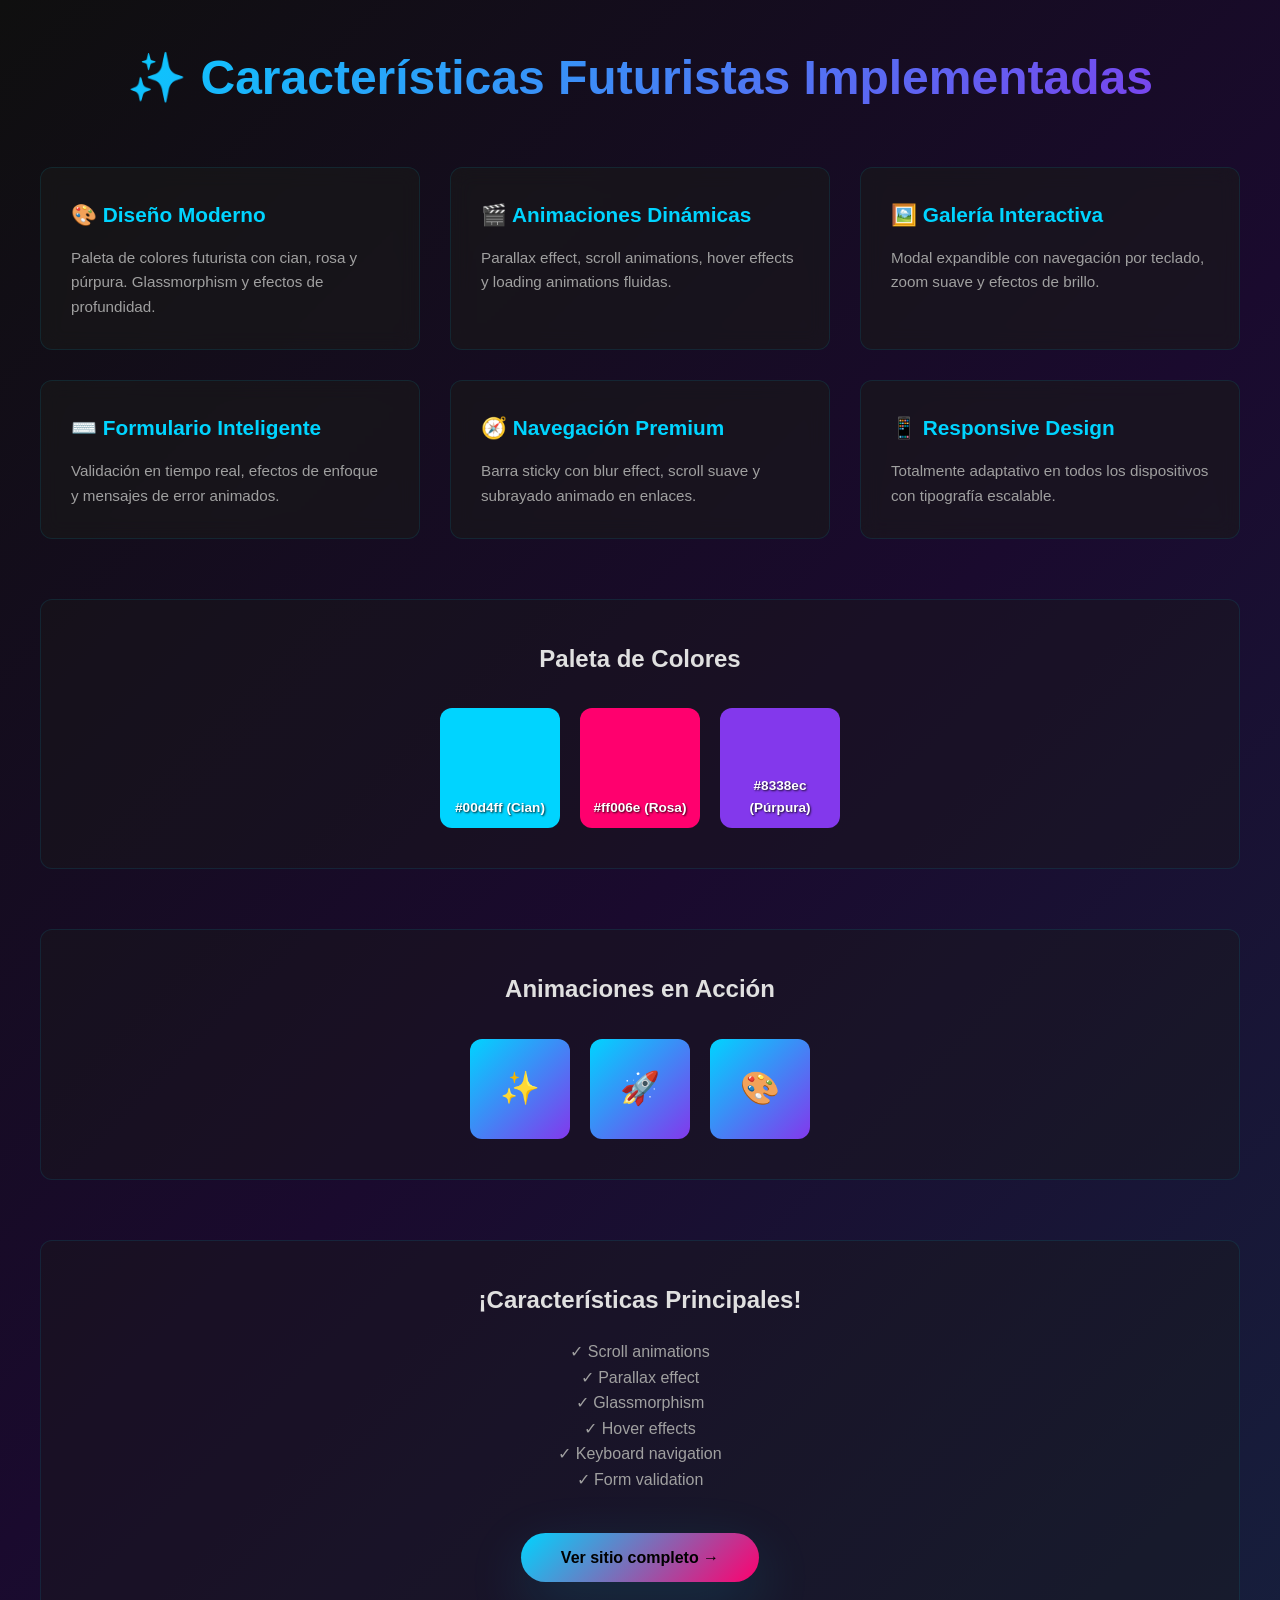
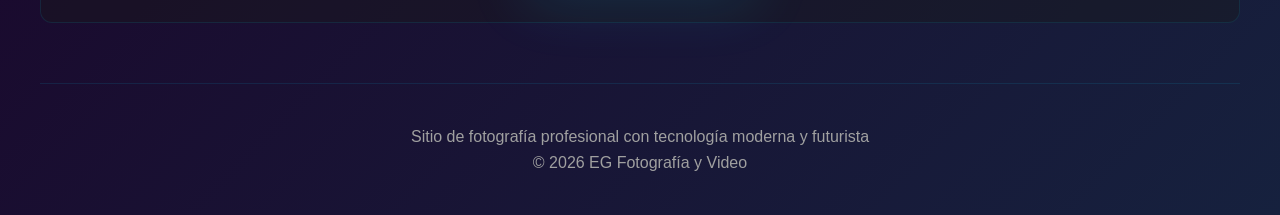
<file: features.html>
<!DOCTYPE html>
<html lang="es">
<head>
    <meta charset="UTF-8">
    <meta name="viewport" content="width=device-width, initial-scale=1.0">
    <title>Características Futuristas - Demostración</title>
    <style>
        * {
            margin: 0;
            padding: 0;
            box-sizing: border-box;
        }

        body {
            background: linear-gradient(135deg, #0f0f0f 0%, #1a0a2e 50%, #16213e 100%);
            color: #e0e0e0;
            font-family: 'Poppins', sans-serif;
            line-height: 1.6;
            padding: 40px 20px;
            min-height: 100vh;
        }

        .container {
            max-width: 1200px;
            margin: 0 auto;
        }

        h1 {
            text-align: center;
            font-size: 3rem;
            margin-bottom: 50px;
            background: linear-gradient(135deg, #00d4ff 0%, #8338ec 100%);
            -webkit-background-clip: text;
            -webkit-text-fill-color: transparent;
            background-clip: text;
        }

        .features-grid {
            display: grid;
            grid-template-columns: repeat(auto-fit, minmax(300px, 1fr));
            gap: 30px;
            margin-bottom: 50px;
        }

        .feature-card {
            background: rgba(26, 26, 26, 0.6);
            backdrop-filter: blur(10px);
            padding: 30px;
            border-radius: 12px;
            border: 1px solid rgba(0, 212, 255, 0.1);
            transition: all 0.3s ease;
        }

        .feature-card:hover {
            border-color: #00d4ff;
            box-shadow: 0 20px 60px rgba(0, 212, 255, 0.2);
            transform: translateY(-10px);
        }

        .feature-card h3 {
            color: #00d4ff;
            margin-bottom: 15px;
            font-size: 1.3rem;
        }

        .feature-card p {
            color: #a0a0a0;
            font-size: 0.95rem;
        }

        .demo-section {
            margin-top: 60px;
            padding: 40px;
            background: rgba(26, 26, 26, 0.4);
            border: 1px solid rgba(0, 212, 255, 0.1);
            border-radius: 12px;
            text-align: center;
        }

        .demo-button {
            display: inline-block;
            padding: 12px 40px;
            background: linear-gradient(135deg, #00d4ff 0%, #ff006e 100%);
            color: #000;
            text-decoration: none;
            border-radius: 50px;
            font-weight: 600;
            margin-top: 20px;
            transition: all 0.3s ease;
            box-shadow: 0 20px 60px rgba(0, 212, 255, 0.15);
        }

        .demo-button:hover {
            transform: translateY(-3px);
            box-shadow: 0 30px 80px rgba(0, 212, 255, 0.4);
        }

        .color-palette {
            display: flex;
            gap: 20px;
            margin-top: 30px;
            justify-content: center;
            flex-wrap: wrap;
        }

        .color-box {
            width: 120px;
            height: 120px;
            border-radius: 12px;
            display: flex;
            align-items: flex-end;
            justify-content: center;
            font-weight: 600;
            font-size: 0.85rem;
            padding: 10px;
            text-align: center;
            color: #fff;
            text-shadow: 1px 1px 2px rgba(0, 0, 0, 0.8);
        }

        .accent-primary {
            background: #00d4ff;
        }

        .accent-secondary {
            background: #ff006e;
        }

        .accent-tertiary {
            background: #8338ec;
        }

        .animation-demo {
            display: flex;
            gap: 20px;
            justify-content: center;
            flex-wrap: wrap;
            margin-top: 30px;
        }

        .animated-box {
            width: 100px;
            height: 100px;
            background: linear-gradient(135deg, #00d4ff, #8338ec);
            border-radius: 12px;
            animation: slideInUp 1s ease-out, float 3s ease-in-out infinite;
            display: flex;
            align-items: center;
            justify-content: center;
            font-size: 2rem;
        }

        @keyframes slideInUp {
            from {
                opacity: 0;
                transform: translateY(60px);
            }
            to {
                opacity: 1;
                transform: translateY(0);
            }
        }

        @keyframes float {
            0%, 100% { transform: translateY(0); }
            50% { transform: translateY(-20px); }
        }

        footer {
            text-align: center;
            margin-top: 60px;
            padding-top: 40px;
            border-top: 1px solid rgba(0, 212, 255, 0.1);
            color: #a0a0a0;
        }
    </style>
</head>
<body>
    <div class="container">
        <h1>✨ Características Futuristas Implementadas</h1>

        <div class="features-grid">
            <div class="feature-card">
                <h3>🎨 Diseño Moderno</h3>
                <p>Paleta de colores futurista con cian, rosa y púrpura. Glassmorphism y efectos de profundidad.</p>
            </div>

            <div class="feature-card">
                <h3>🎬 Animaciones Dinámicas</h3>
                <p>Parallax effect, scroll animations, hover effects y loading animations fluidas.</p>
            </div>

            <div class="feature-card">
                <h3>🖼️ Galería Interactiva</h3>
                <p>Modal expandible con navegación por teclado, zoom suave y efectos de brillo.</p>
            </div>

            <div class="feature-card">
                <h3>⌨️ Formulario Inteligente</h3>
                <p>Validación en tiempo real, efectos de enfoque y mensajes de error animados.</p>
            </div>

            <div class="feature-card">
                <h3>🧭 Navegación Premium</h3>
                <p>Barra sticky con blur effect, scroll suave y subrayado animado en enlaces.</p>
            </div>

            <div class="feature-card">
                <h3>📱 Responsive Design</h3>
                <p>Totalmente adaptativo en todos los dispositivos con tipografía escalable.</p>
            </div>
        </div>

        <div class="demo-section">
            <h2>Paleta de Colores</h2>
            <div class="color-palette">
                <div class="color-box accent-primary">#00d4ff (Cian)</div>
                <div class="color-box accent-secondary">#ff006e (Rosa)</div>
                <div class="color-box accent-tertiary">#8338ec (Púrpura)</div>
            </div>
        </div>

        <div class="demo-section">
            <h2>Animaciones en Acción</h2>
            <div class="animation-demo">
                <div class="animated-box">✨</div>
                <div class="animated-box" style="animation-delay: 0.2s">🚀</div>
                <div class="animated-box" style="animation-delay: 0.4s">🎨</div>
            </div>
        </div>

        <div class="demo-section">
            <h2>¡Características Principales!</h2>
            <p style="color: #a0a0a0; margin: 20px 0;">✓ Scroll animations<br>✓ Parallax effect<br>✓ Glassmorphism<br>✓ Hover effects<br>✓ Keyboard navigation<br>✓ Form validation</p>
            <a href="index.html" class="demo-button">Ver sitio completo →</a>
        </div>

        <footer>
            <p>Sitio de fotografía profesional con tecnología moderna y futurista</p>
            <p>© 2026 EG Fotografía y Video</p>
        </footer>
    </div>
</body>
</html>
</file>
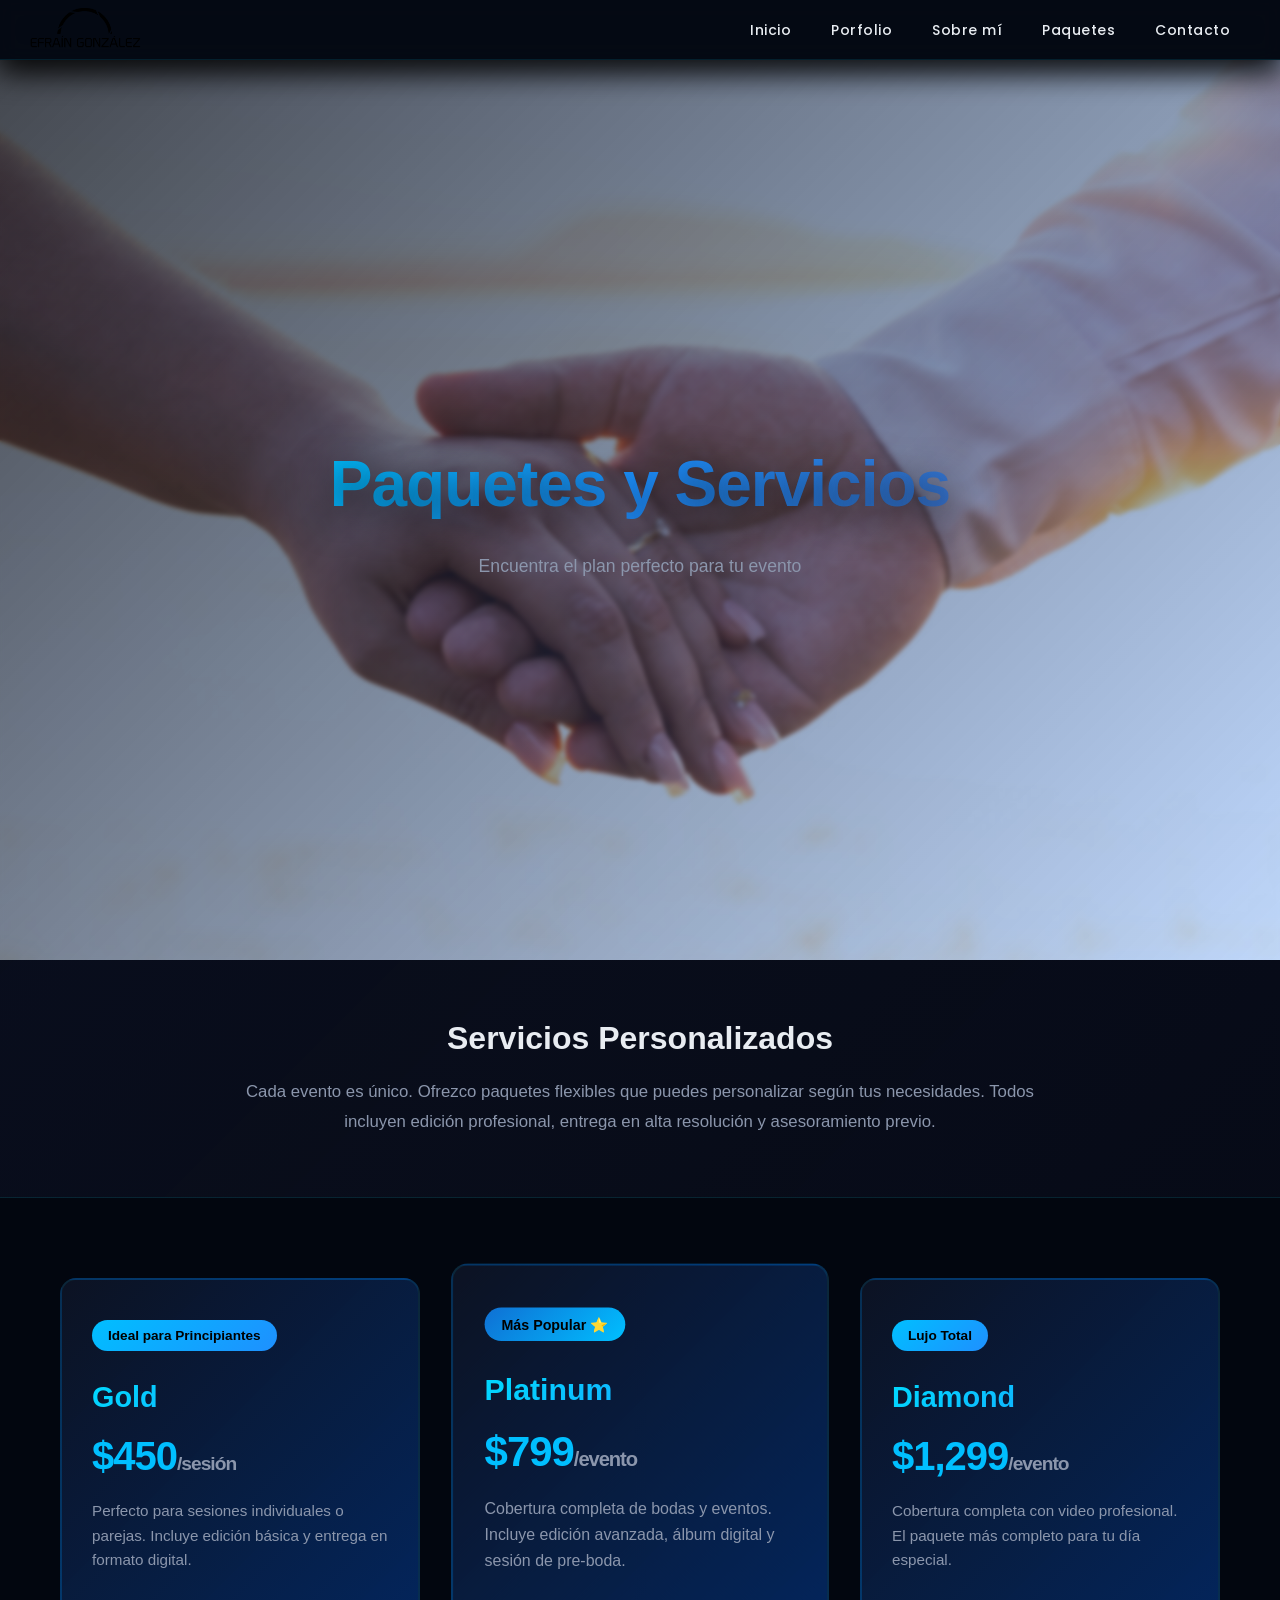
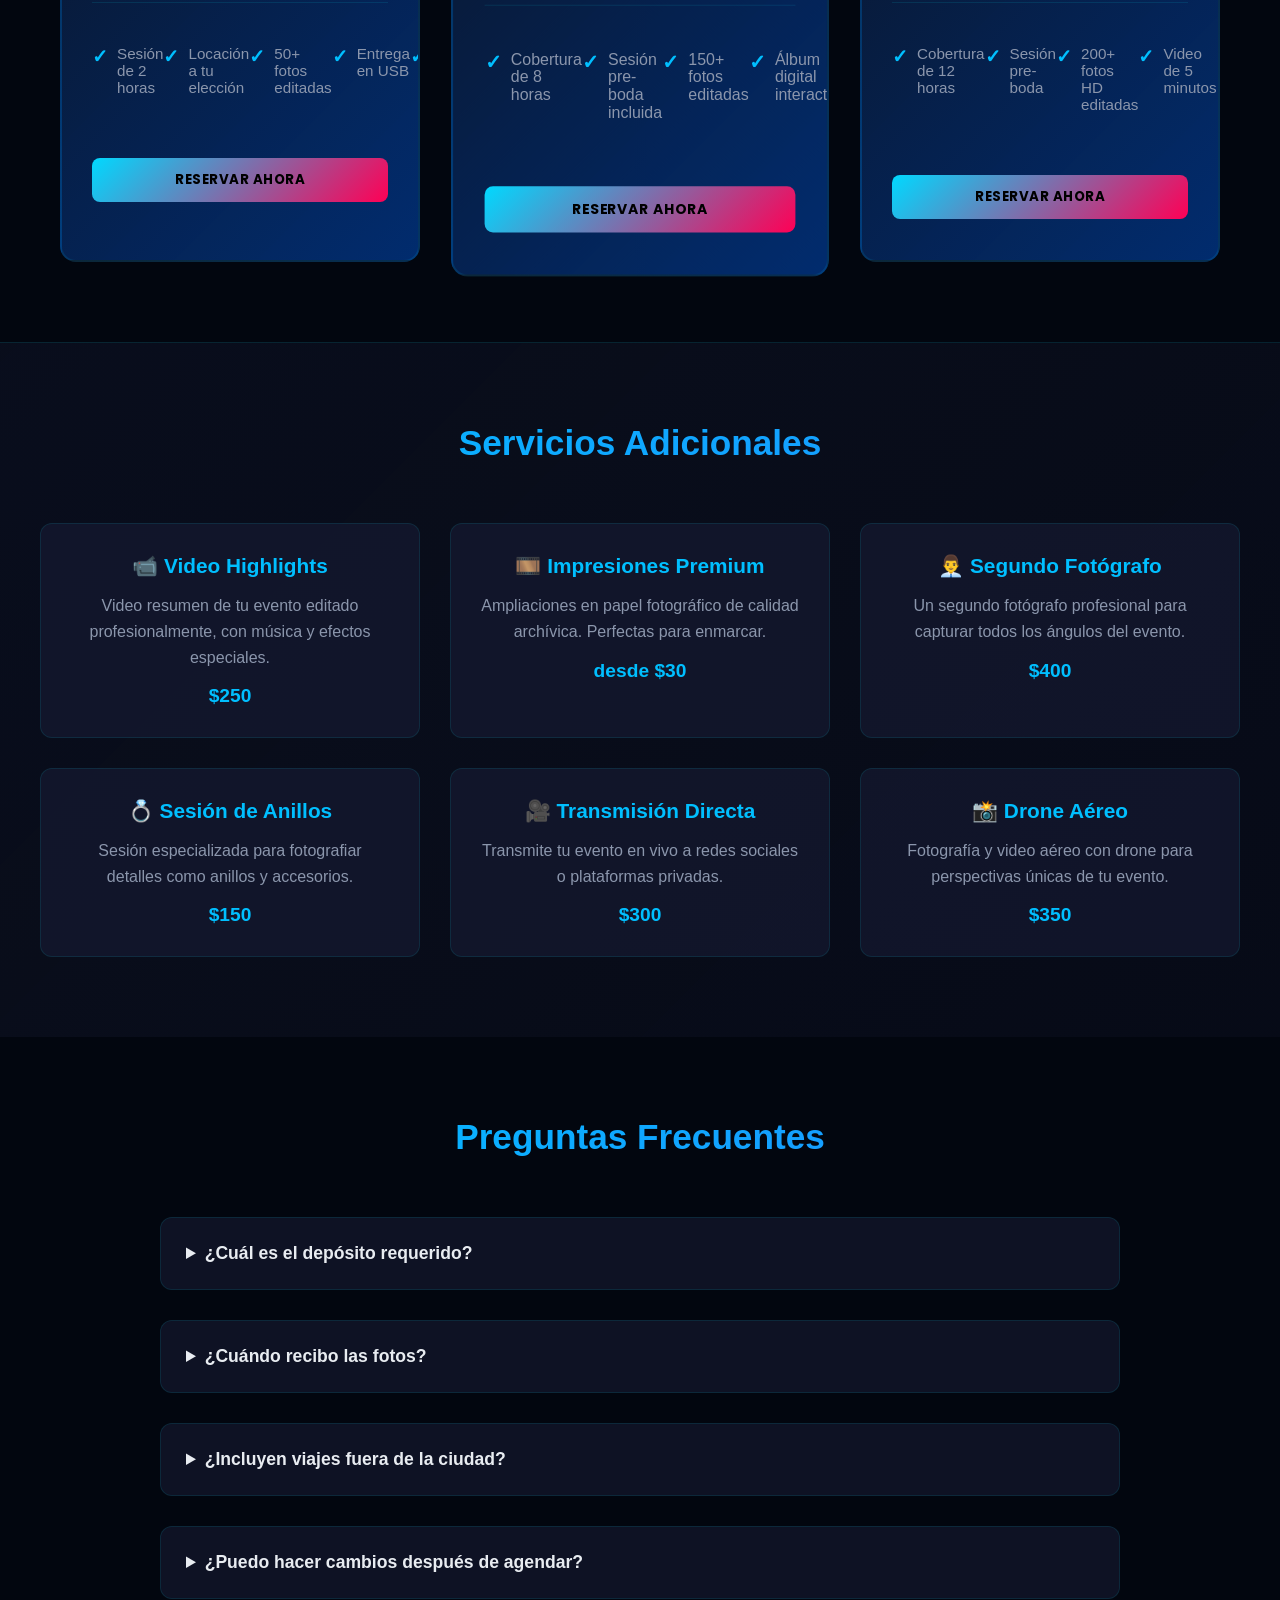
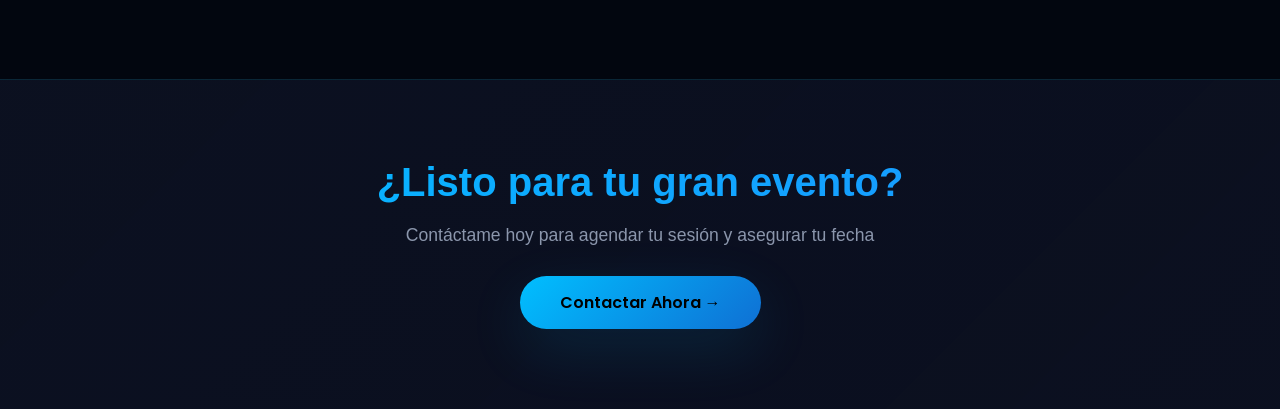
<file: paquetes.html>
<!DOCTYPE html>
<html lang="es">
<head>
    <meta charset="UTF-8">
    <meta name="viewport" content="width=device-width, initial-scale=1.0">
    <meta name="description" content="Paquetes y servicios profesionales de fotografía y videografía">
    <meta name="theme-color" content="#0a0e27">
    <title>Paquetes | EG Fotografía Profesional</title>
    <link rel="stylesheet" href="./css/styles.css">
</head>
<body>
    <header>
        <nav class="nav-bar">
            <div class="nav-logo">
                <a href="./index.html" class="logo">
                    <img src="./img/logo.png" alt="Logo EG">
                </a> 
            </div>

            <ul class="nav-menu">
                <li><a href="./index.html#porfolio">Inicio</a></li>
                <li><a href="./porfolio.html">Porfolio</a></li>
                <li><a href="./sobre-mi.html">Sobre mí</a></li>
                <li><a href="./paquetes.html">Paquetes</a></li>
                <li><a href="./index.html#contacto">Contacto</a></li>
            </ul>
        </nav>
    </header>

    <!-- Hero Section -->
    <section id="paquetes-hero" class="hero">
        <div class="hero-overlay"></div>
        <div class="hero-content">
            <h1>Paquetes y Servicios</h1>
            <p style="color: var(--text-secondary); margin-top: 20px; font-size: 1.1rem;">Encuentra el plan perfecto para tu evento</p>
        </div>
    </section>

    <!-- Descripción -->
    <section style="text-align: center; padding: 60px 20px; background: linear-gradient(135deg, rgba(26, 31, 58, 0.3) 0%, rgba(45, 53, 97, 0.1) 100%); border-bottom: 1px solid rgba(0, 240, 255, 0.1);">
        <h2 style="font-size: 2rem; margin-bottom: 20px; color: var(--text);">Servicios Personalizados</h2>
        <p style="color: var(--text-secondary); max-width: 800px; margin: 0 auto; font-size: 1.05rem; line-height: 1.8;">Cada evento es único. Ofrezco paquetes flexibles que puedes personalizar según tus necesidades. Todos incluyen edición profesional, entrega en alta resolución y asesoramiento previo.</p>
    </section>

    <!-- Paquetes Grid -->
    <section class="packages-container">
        <div class="packages-grid">
            <!-- Paquete Básico -->
            <div class="package-card">
                <div class="package-badge">Ideal para Principiantes</div>
                <h3 class="package-name">Gold</h3>
                <div class="package-price">$450<span>/sesión</span></div>
                <p class="package-description">Perfecto para sesiones individuales o parejas. Incluye edición básica y entrega en formato digital.</p>
                <ul class="package-features">
                    <li>Sesión de 2 horas</li>
                    <li>Locación a tu elección</li>
                    <li>50+ fotos editadas</li>
                    <li>Entrega en USB</li>
                    <li>Galería online privada</li>
                </ul>
                <button class="package-cta">Reservar Ahora</button>
            </div>

            <!-- Paquete Estándar -->
            <div class="package-card" style="transform: scale(1.05);">
                <div class="package-badge" style="background: linear-gradient(135deg, var(--accent-secondary) 0%, var(--accent) 100%);">Más Popular ⭐</div>
                <h3 class="package-name">Platinum</h3>
                <div class="package-price">$799<span>/evento</span></div>
                <p class="package-description">Cobertura completa de bodas y eventos. Incluye edición avanzada, álbum digital y sesión de pre-boda.</p>
                <ul class="package-features">
                    <li>Cobertura de 8 horas</li>
                    <li>Sesión pre-boda incluida</li>
                    <li>150+ fotos editadas</li>
                    <li>Álbum digital interactivo</li>
                    <li>Galería online privada</li>
                    <li>Revisión de 2 rondas</li>
                </ul>
                <button class="package-cta">Reservar Ahora</button>
            </div>

            <!-- Paquete Premium -->
            <div class="package-card">
                <div class="package-badge">Lujo Total</div>
                <h3 class="package-name">Diamond</h3>
                <div class="package-price">$1,299<span>/evento</span></div>
                <p class="package-description">Cobertura completa con video profesional. El paquete más completo para tu día especial.</p>
                <ul class="package-features">
                    <li>Cobertura de 12 horas</li>
                    <li>Sesión pre-boda</li>
                    <li>200+ fotos HD editadas</li>
                    <li>Video de 5 minutos</li>
                    <li>Álbum de cuero premium</li>
                    <li>Fotos impresas 8x10</li>
                    <li>Galería online privada</li>
                </ul>
                <button class="package-cta">Reservar Ahora</button>
            </div>
        </div>
    </section>

    <!-- Servicios Adicionales -->
    <section style="padding: 80px 20px; text-align: center; background: linear-gradient(135deg, rgba(26, 31, 58, 0.3) 0%, rgba(45, 53, 97, 0.1) 100%); border-top: 1px solid rgba(0, 240, 255, 0.1);">
        <h2 style="font-size: 2.2rem; margin-bottom: 60px; background: linear-gradient(135deg, var(--accent) 0%, var(--accent-tertiary) 100%); -webkit-background-clip: text; -webkit-text-fill-color: transparent; background-clip: text;">Servicios Adicionales</h2>
        
        <div style="display: grid; grid-template-columns: repeat(auto-fit, minmax(280px, 1fr)); gap: 30px; max-width: 1200px; margin: 0 auto;">
            <!-- Add-on 1 -->
            <div style="background: rgba(26, 31, 58, 0.5); border: 1px solid rgba(0, 240, 255, 0.1); border-radius: 12px; padding: 30px; transition: all var(--transition);" onmouseover="this.style.borderColor='var(--accent)'; this.style.boxShadow='var(--glow-cyan)'; this.style.transform='translateY(-5px)';" onmouseout="this.style.borderColor='rgba(0, 240, 255, 0.1)'; this.style.boxShadow='none'; this.style.transform='translateY(0)';">
                <h3 style="color: var(--accent); font-size: 1.3rem; margin-bottom: 15px;">📹 Video Highlights</h3>
                <p style="color: var(--text-secondary); margin-bottom: 15px; line-height: 1.6;">Video resumen de tu evento editado profesionalmente, con música y efectos especiales.</p>
                <p style="font-size: 1.2rem; color: var(--accent); font-weight: 700;">$250</p>
            </div>

            <!-- Add-on 2 -->
            <div style="background: rgba(26, 31, 58, 0.5); border: 1px solid rgba(0, 240, 255, 0.1); border-radius: 12px; padding: 30px; transition: all var(--transition);" onmouseover="this.style.borderColor='var(--accent)'; this.style.boxShadow='var(--glow-cyan)'; this.style.transform='translateY(-5px)';" onmouseout="this.style.borderColor='rgba(0, 240, 255, 0.1)'; this.style.boxShadow='none'; this.style.transform='translateY(0)';">
                <h3 style="color: var(--accent); font-size: 1.3rem; margin-bottom: 15px;">🎞️ Impresiones Premium</h3>
                <p style="color: var(--text-secondary); margin-bottom: 15px; line-height: 1.6;">Ampliaciones en papel fotográfico de calidad archívica. Perfectas para enmarcar.</p>
                <p style="font-size: 1.2rem; color: var(--accent); font-weight: 700;">desde $30</p>
            </div>

            <!-- Add-on 3 -->
            <div style="background: rgba(26, 31, 58, 0.5); border: 1px solid rgba(0, 240, 255, 0.1); border-radius: 12px; padding: 30px; transition: all var(--transition);" onmouseover="this.style.borderColor='var(--accent)'; this.style.boxShadow='var(--glow-cyan)'; this.style.transform='translateY(-5px)';" onmouseout="this.style.borderColor='rgba(0, 240, 255, 0.1)'; this.style.boxShadow='none'; this.style.transform='translateY(0)';">
                <h3 style="color: var(--accent); font-size: 1.3rem; margin-bottom: 15px;">👨‍💼 Segundo Fotógrafo</h3>
                <p style="color: var(--text-secondary); margin-bottom: 15px; line-height: 1.6;">Un segundo fotógrafo profesional para capturar todos los ángulos del evento.</p>
                <p style="font-size: 1.2rem; color: var(--accent); font-weight: 700;">$400</p>
            </div>

            <!-- Add-on 4 -->
            <div style="background: rgba(26, 31, 58, 0.5); border: 1px solid rgba(0, 240, 255, 0.1); border-radius: 12px; padding: 30px; transition: all var(--transition);" onmouseover="this.style.borderColor='var(--accent)'; this.style.boxShadow='var(--glow-cyan)'; this.style.transform='translateY(-5px)';" onmouseout="this.style.borderColor='rgba(0, 240, 255, 0.1)'; this.style.boxShadow='none'; this.style.transform='translateY(0)';">
                <h3 style="color: var(--accent); font-size: 1.3rem; margin-bottom: 15px;">💍 Sesión de Anillos</h3>
                <p style="color: var(--text-secondary); margin-bottom: 15px; line-height: 1.6;">Sesión especializada para fotografiar detalles como anillos y accesorios.</p>
                <p style="font-size: 1.2rem; color: var(--accent); font-weight: 700;">$150</p>
            </div>

            <!-- Add-on 5 -->
            <div style="background: rgba(26, 31, 58, 0.5); border: 1px solid rgba(0, 240, 255, 0.1); border-radius: 12px; padding: 30px; transition: all var(--transition);" onmouseover="this.style.borderColor='var(--accent)'; this.style.boxShadow='var(--glow-cyan)'; this.style.transform='translateY(-5px)';" onmouseout="this.style.borderColor='rgba(0, 240, 255, 0.1)'; this.style.boxShadow='none'; this.style.transform='translateY(0)';">
                <h3 style="color: var(--accent); font-size: 1.3rem; margin-bottom: 15px;">🎥 Transmisión Directa</h3>
                <p style="color: var(--text-secondary); margin-bottom: 15px; line-height: 1.6;">Transmite tu evento en vivo a redes sociales o plataformas privadas.</p>
                <p style="font-size: 1.2rem; color: var(--accent); font-weight: 700;">$300</p>
            </div>

            <!-- Add-on 6 -->
            <div style="background: rgba(26, 31, 58, 0.5); border: 1px solid rgba(0, 240, 255, 0.1); border-radius: 12px; padding: 30px; transition: all var(--transition);" onmouseover="this.style.borderColor='var(--accent)'; this.style.boxShadow='var(--glow-cyan)'; this.style.transform='translateY(-5px)';" onmouseout="this.style.borderColor='rgba(0, 240, 255, 0.1)'; this.style.boxShadow='none'; this.style.transform='translateY(0)';">
                <h3 style="color: var(--accent); font-size: 1.3rem; margin-bottom: 15px;">📸 Drone Aéreo</h3>
                <p style="color: var(--text-secondary); margin-bottom: 15px; line-height: 1.6;">Fotografía y video aéreo con drone para perspectivas únicas de tu evento.</p>
                <p style="font-size: 1.2rem; color: var(--accent); font-weight: 700;">$350</p>
            </div>
        </div>
    </section>

    <!-- Preguntas Frecuentes -->
    <section style="padding: 80px 20px; max-width: 1000px; margin: 0 auto;">
        <h2 style="font-size: 2.2rem; text-align: center; margin-bottom: 60px; background: linear-gradient(135deg, var(--accent) 0%, var(--accent-tertiary) 100%); -webkit-background-clip: text; -webkit-text-fill-color: transparent; background-clip: text;">Preguntas Frecuentes</h2>
        
        <div style="display: grid; gap: 30px;">
            <details style="background: rgba(26, 31, 58, 0.5); border: 1px solid rgba(0, 240, 255, 0.1); border-radius: 12px; padding: 25px; cursor: pointer;">
                <summary style="color: var(--text); font-weight: 700; font-size: 1.1rem; outline: none;">¿Cuál es el depósito requerido?</summary>
                <p style="color: var(--text-secondary); margin-top: 15px; line-height: 1.8;">Se requiere un depósito del 50% para confirmar la fecha. El saldo restante se debe pagar 7 días antes del evento.</p>
            </details>

            <details style="background: rgba(26, 31, 58, 0.5); border: 1px solid rgba(0, 240, 255, 0.1); border-radius: 12px; padding: 25px; cursor: pointer;">
                <summary style="color: var(--text); font-weight: 700; font-size: 1.1rem; outline: none;">¿Cuándo recibo las fotos?</summary>
                <p style="color: var(--text-secondary); margin-top: 15px; line-height: 1.8;">Generalmente entregas entre 2-3 semanas después del evento. Los paquetes premium tienen prioridad en edición.</p>
            </details>

            <details style="background: rgba(26, 31, 58, 0.5); border: 1px solid rgba(0, 240, 255, 0.1); border-radius: 12px; padding: 25px; cursor: pointer;">
                <summary style="color: var(--text); font-weight: 700; font-size: 1.1rem; outline: none;">¿Incluyen viajes fuera de la ciudad?</summary>
                <p style="color: var(--text-secondary); margin-top: 15px; line-height: 1.8;">Sí, cubrimos eventos en cualquier ubicación. Se cobra un costo adicional por viaje y hospedaje.</p>
            </details>

            <details style="background: rgba(26, 31, 58, 0.5); border: 1px solid rgba(0, 240, 255, 0.1); border-radius: 12px; padding: 25px; cursor: pointer;">
                <summary style="color: var(--text); font-weight: 700; font-size: 1.1rem; outline: none;">¿Puedo hacer cambios después de agendar?</summary>
                <p style="color: var(--text-secondary); margin-top: 15px; line-height: 1.8;">Claro, todos los paquetes son personalizables. Contacta conmigo para discutir ajustes específicos.</p>
            </details>
        </div>
    </section>

    <!-- CTA Final -->
    <section style="text-align: center; padding: 80px 20px; background: linear-gradient(135deg, rgba(26, 31, 58, 0.4) 0%, rgba(45, 53, 97, 0.2) 100%); border-top: 1px solid rgba(0, 240, 255, 0.1);">
        <h2 style="font-size: 2.5rem; margin-bottom: 20px; background: linear-gradient(135deg, var(--accent) 0%, var(--accent-tertiary) 100%); -webkit-background-clip: text; -webkit-text-fill-color: transparent; background-clip: text;">¿Listo para tu gran evento?</h2>
        <p style="color: var(--text-secondary); font-size: 1.1rem; margin-bottom: 30px;">Contáctame hoy para agendar tu sesión y asegurar tu fecha</p>
        <a href="./index.html#contacto" style="display: inline-block; padding: 14px 40px; background: linear-gradient(135deg, var(--accent) 0%, var(--accent-secondary) 100%); color: #000; text-decoration: none; border-radius: 50px; font-weight: 600; font-family: 'Poppins'; box-shadow: var(--shadow-lg); transition: all var(--transition);" onmouseover="this.style.transform='translateY(-3px)'; this.style.boxShadow='0 30px 80px rgba(0, 240, 255, 0.4)';" onmouseout="this.style.transform='translateY(0)'; this.style.boxShadow='var(--shadow-lg)';">Contactar Ahora →</a>
    </section>

    <script src="./js/main.js"></script>
</body>
</html>
</file>
<file: css/styles.css>
@import url('https://fonts.googleapis.com/css2?family=Google+Sans:ital,opsz,wght@0,17..18,400..700;1,17..18,400..700&family=Hind+Siliguri:wght@300;400;500;600;700&family=Lexend:wght@100..900&family=Nunito:ital,wght@0,200..1000;1,200..1000&family=Poppins:ital,wght@0,100;0,200;0,300;0,400;0,500;0,600;0,700;0,800;0,900;1,100;1,200;1,300;1,400;1,500;1,600;1,700;1,800;1,900;1,100;1,200;1,300;1,400;1,500;1,600;1,700;1,800;1,900&family=Reddit+Sans:ital,wght@0,200..900;1,200..900&family=TASA+Explorer:wght@400..800&display=swap');

:root{
  --bg-dark:#02060f;
  --bg-card:#0e1526;
  --bg-light:#17263a;
  --text:#e8ecf1;
  --text-secondary:#8b96ac;
  --accent:#00bfff;
  --accent-secondary:#0f70d4;
  --accent-tertiary:#1e90ff;
  --accent-quaternary:#3a72cc;
  --nav-text:#e8ecf1;
  --nav-hover:#00bfff;
  --nav-active-bg:#0e1526;
  --transition:.3s cubic-bezier(0.25, 0.46, 0.45, 0.94);
  --shadow-lg:0 20px 60px rgba(0, 191, 255, 0.12);
  --shadow-sm:0 10px 30px rgba(0, 0, 0, 0.8);
  --glow-cyan:0 0 30px rgba(0, 191, 255, 0.3);
  --glow-magenta:0 0 30px rgba(0, 191, 255, 0.15);
  --glow-blue:0 0 30px rgba(30, 144, 255, 0.3);
}

*{
  box-sizing:border-box;
  margin:0;
  padding:0;
}

body{
  background:var(--bg-dark);
  color:var(--text);
  font-family:'Google Sans',sans-serif;
  overflow-x:hidden;
  min-height:100vh;
}

header, .nav-bar{
  background:rgba(5, 10, 21, 0.8);
  backdrop-filter:blur(10px);
  border-bottom:1px solid rgba(0, 217, 255, 0.1);
  height:60px;
  position:sticky;
  top:0;
  z-index:100;
  box-shadow:var(--shadow-sm);
}

nav{
  display:flex;
  justify-content:space-between;
  align-items:center;
  padding:0 30px;
  height:100%;
}

.nav-logo img{
  height:40px;
  animation:logoFloat 3s ease-in-out infinite;
}

@keyframes logoFloat{
  0%, 100%{transform:translateY(0);}
  50%{transform:translateY(-5px);}
}

.nav-menu, ul{display:flex;list-style:none;}

.nav-menu a{
  text-decoration:none;
  color:var(--nav-text);
  margin:0 20px;
  font:500 14px/1 'Poppins',sans-serif;
  transition:all var(--transition);
  position:relative;
  letter-spacing:0.5px;
}

.nav-menu a::after{
  content:'';
  position:absolute;
  bottom:-2px;
  left:0;
  width:0;
  height:2px;
  background:linear-gradient(90deg, #00bfff, #1e90ff);
  transition:width var(--transition);
}

.nav-menu a:hover::after{width:100%;}
.nav-menu a:hover{color:var(--nav-hover);transform:translateY(-2px);}
.nav-menu a:active{background:var(--nav-active-bg);transform:translateY(1px);}

.hero{
  min-height: 100dvh;
  background:url('../img/inicio-principal.jpg') center/cover no-repeat;
  display:flex;
  justify-content:center;
  align-items:center;
  color:#fff;
  position:relative;
  overflow:hidden;
}

.hero-overlay{
  position:absolute;
  inset:0;
  background:linear-gradient(135deg, rgba(5, 10, 21, 0.75) 0%, rgba(0, 102, 255, 0.25) 100%);
  backdrop-filter:blur(2px);
}

.hero-content{
  position:relative;
  z-index:10;
  text-align:center;
  max-width:80%;
  animation:slideInUp 1s ease-out 0.3s both;
}

.hero-content h1{
  font-size:clamp(2rem, 8vw, 4rem);
  font-weight:700;
  margin-bottom:30px;
  line-height:1.3;
  text-shadow:0 10px 40px rgba(0, 0, 0, 0.8);
  letter-spacing:-1px;
  background:linear-gradient(135deg, #00bfff 0%, #1e90ff 50%, #3a72cc 100%);
  -webkit-background-clip:text;
  -webkit-text-fill-color:transparent;
  background-clip:text;
}

@keyframes slideInUp{
  from{
    opacity:0;
    transform:translateY(60px);
  }
  to{
    opacity:1;
    transform:translateY(0);
  }
}

.porfolio{
  padding:100px 30px;
  margin:0;
  text-align:center;
  background:linear-gradient(135deg, rgba(15, 22, 40, 0.8) 0%, rgba(0, 102, 255, 0.08) 100%);
  border-top:1px solid rgba(0, 217, 255, 0.1);
}

.porfolio h1{
  font-size:clamp(2.5rem, 6vw, 3.5rem);
  margin-bottom:50px;
  font-weight:700;
  letter-spacing:-1px;
  background:linear-gradient(135deg, #00d9ff 0%, #1e90ff 100%);
  -webkit-background-clip:text;
  -webkit-text-fill-color:transparent;
  background-clip:text;
  animation:fadeInDown 0.8s ease-out;
}

.galeria{
  display:grid;
  grid-template-columns:repeat(auto-fit,minmax(280px,1fr));
  gap:30px;
  margin:70px auto;
  padding:0 20px;
  max-width:1400px;
}

.galeria img{
  width:100%;
  height:400px;
  object-fit:cover;
  border-radius:12px;
  box-shadow:var(--shadow-lg);
  transition:all var(--transition);
  cursor:pointer;
  border:1px solid rgba(0, 212, 255, 0.1);
  position:relative;
  overflow:hidden;
}

.galeria img::before{
  content:'';
  position:absolute;
  inset:0;
  background:linear-gradient(135deg, rgba(0, 217, 255, 0.2) 0%, rgba(255, 0, 85, 0.2) 100%);
  opacity:0;
  transition:opacity var(--transition);
  z-index:5;
}

.galeria img:hover{
  transform:scale(1.08) translateY(-10px);
  box-shadow:0 30px 80px rgba(0, 212, 255, 0.3);
}

.galeria img:hover::before{opacity:1;}

@keyframes fadeInDown{
  from{
    opacity:0;
    transform:translateY(-30px);
  }
  to{
    opacity:1;
    transform:translateY(0);
  }
}

.ver-mas{
  display:inline-block;
  margin:40px auto;
  padding:14px 40px;
  background:linear-gradient(135deg, #00d9ff 0%, #ff0055 100%);
  color:#000;
  text-decoration:none;
  border-radius:50px;
  font-weight:600;
  font-family:'Poppins',sans-serif;
  transition:all var(--transition);
  box-shadow:var(--shadow-lg);
  letter-spacing:0.5px;
  border:2px solid transparent;
}

.ver-mas:hover{
  transform:translateY(-3px);
  box-shadow:0 30px 80px rgba(0, 217, 255, 0.4);
  background:linear-gradient(135deg, #ff0055 0%, #00d9ff 100%);
}

.modal{
  display:none;
  position:fixed;
  inset:0;
  background:rgba(0,0,0,.95);
  backdrop-filter:blur(5px);
  z-index:1000;
  animation:fadeIn .3s ease;
}
.modal.show{display:flex;justify-content:center;align-items:center;}

.modal-content{
  position:relative;
  max-width:90%;
  max-height:90vh;
  display:flex;
  justify-content:center;
  align-items:center;
  animation:zoomIn 0.4s cubic-bezier(0.25, 0.46, 0.45, 0.94);
}

.modal-content img{
  max-width:100%;
  max-height:90vh;
  object-fit:contain;
  border-radius:12px;
  box-shadow:0 30px 100px rgba(0, 212, 255, 0.2);
}

.modal-close{
  position:absolute;
  top:30px;
  right:40px;
  color:#fff;
  font:bold 32px/1 sans-serif;
  cursor:pointer;
  z-index:1001;
  transition:all var(--transition);
  width:50px;
  height:50px;
  display:flex;
  justify-content:center;
  align-items:center;
  border-radius:50%;
  background:rgba(0, 212, 255, 0.1);
  border:2px solid rgba(0, 212, 255, 0.3);
}
.modal-close:hover{
  color:var(--accent);
  background:rgba(0, 212, 255, 0.2);
  border-color:var(--accent);
  transform:rotate(90deg) scale(1.1);
}

@keyframes fadeIn{from{opacity:0;}to{opacity:1;}}

@keyframes zoomIn{
  from{
    opacity:0;
    transform:scale(0.9);
  }
  to{
    opacity:1;
    transform:scale(1);
  }
}

/* Secciones generales */
section{
  scroll-behavior:smooth;
}

#sobre-mi, #servicios, #contacto{
  padding:100px 30px;
  background:linear-gradient(135deg, rgba(15, 22, 40, 0.5) 0%, rgba(0, 102, 255, 0.05) 100%);
  border-top:1px solid rgba(0, 217, 255, 0.1);
  animation:fadeInUp 0.8s ease-out;
}

@keyframes fadeInUp{
  from{
    opacity:0;
    transform:translateY(40px);
  }
  to{
    opacity:1;
    transform:translateY(0);
  }
}

#sobre-mi h2, #servicios h2, #contacto h2{
  font-size:clamp(2rem, 5vw, 3rem);
  margin-bottom:40px;
  text-align:center;
  background:linear-gradient(135deg, #00d9ff 0%, #1e90ff 100%);
  -webkit-background-clip:text;
  -webkit-text-fill-color:transparent;
  background-clip:text;
  font-weight:700;
  letter-spacing:-0.5px;
}

/* Sección Sobre Mí */
#sobre-mi{
  display:grid;
  grid-template-columns:1fr 1fr;
  gap:60px;
  align-items:center;
  max-width:1200px;
  margin:0 auto;
}

#sobre-mi img{
  width:100%;
  max-width:450px;
  height:auto;
  border-radius:16px;
  box-shadow:var(--shadow-lg);
  border:2px solid rgba(0, 212, 255, 0.2);
  transition:all var(--transition);
}

#sobre-mi img:hover{
  transform:translateY(-10px) scale(1.02);
  border-color:rgba(0, 212, 255, 0.5);
  box-shadow:0 30px 100px rgba(0, 212, 255, 0.3);
}

#sobre-mi p{
  font-size:1.1rem;
  line-height:1.8;
  color:var(--text);
  text-align:justify;
}

#sobre-mi strong{
  color:var(--accent);
  font-weight:700;
}

/* Sección Servicios */
#servicios ul{
  display:grid;
  grid-template-columns:repeat(auto-fit, minmax(250px, 1fr));
  gap:30px;
  list-style:none;
  margin-top:50px;
}

#servicios li{
  background:rgba(15, 22, 40, 0.6);
  backdrop-filter:blur(10px);
  padding:30px;
  border-radius:12px;
  border:1px solid rgba(0, 217, 255, 0.1);
  transition:all var(--transition);
  font-size:1.1rem;
  font-weight:500;
  position:relative;
  overflow:hidden;
}

#servicios li::before{
  content:'';
  position:absolute;
  inset:0;
  background:linear-gradient(135deg, rgba(0, 217, 255, 0.1) 0%, rgba(30, 144, 255, 0.1) 100%);
  opacity:0;
  transition:opacity var(--transition);
}

#servicios li:hover{
  border-color:var(--accent);
  box-shadow:0 20px 60px rgba(0, 212, 255, 0.2);
  transform:translateY(-10px);
}

#servicios li:hover::before{opacity:1;}

#servicios li h3{
  color:var(--accent);
  margin-bottom:20px;
  font-size:1.3rem;
}

/* Sección Contacto */
#contacto{
  max-width:600px;
  margin:0 auto;
}

form{
  display:flex;
  flex-direction:column;
  gap:25px;
  margin-top:40px;
}

.form-group{
  display:flex;
  flex-direction:column;
  gap:10px;
}

.form-group label{
  font-weight:600;
  color:var(--text);
  font-size:0.95rem;
  letter-spacing:0.3px;
}

.form-group input,
.form-group textarea{
  padding:14px 16px;
  border:2px solid rgba(0, 217, 255, 0.2);
  border-radius:8px;
  background:rgba(15, 22, 40, 0.5);
  color:var(--text);
  font-family:'Google Sans',sans-serif;
  font-size:1rem;
  transition:all var(--transition);
  backdrop-filter:blur(10px);
}

.form-group input:focus,
.form-group textarea:focus{
  outline:none;
  border-color:#00d9ff;
  background:rgba(15, 22, 40, 0.8);
  box-shadow:0 0 20px rgba(0, 217, 255, 0.3);
  transform:translateY(-2px);
}

.form-group textarea{
  resize:vertical;
  min-height:150px;
}

form button{
  padding:14px 40px;
  margin-top:20px;
  background:linear-gradient(135deg, #00d9ff 0%, #ff0055 100%);
  color:#000;
  border:none;
  border-radius:50px;
  font-size:1rem;
  font-weight:600;
  font-family:'Poppins',sans-serif;
  cursor:pointer;
  transition:all var(--transition);
  box-shadow:var(--shadow-lg);
  letter-spacing:0.5px;
  text-transform:uppercase;
}

form button:hover{
  transform:translateY(-3px);
  box-shadow:0 30px 80px rgba(0, 217, 255, 0.4);
  background:linear-gradient(135deg, #ff0055 0%, #00d9ff 100%);
}

form button:active{
  transform:translateY(-1px);
}

/* Responsive */
@media (max-width: 768px){
  #sobre-mi{
    grid-template-columns:1fr;
    padding:60px 20px;
  }

  .nav-menu a{
    margin:0 10px;
    font-size:13px;
  }

  .hero-content h1{
    font-size:clamp(1.5rem, 6vw, 2.5rem);
  }

  .galeria{
    grid-template-columns:repeat(auto-fit, minmax(200px, 1fr));
    gap:20px;
  }

  #servicios ul{
    grid-template-columns:1fr;
  }

  #contacto{
    padding:60px 20px;
  }
}

/* ============================================
   ESTILOS PARA PÁGINAS ADICIONALES
   ============================================ */

/* Página Porfolio */
.portfolio-filters {
  display: flex;
  gap: 15px;
  justify-content: center;
  flex-wrap: wrap;
  margin: 40px 0;
  padding: 0 20px;
}

.filter-btn {
  padding: 10px 25px;
  background: rgba(26, 31, 58, 0.6);
  color: var(--text);
  border: 2px solid rgba(0, 240, 255, 0.2);
  border-radius: 25px;
  cursor: pointer;
  font-weight: 600;
  transition: all var(--transition);
  font-family: 'Poppins', sans-serif;
}

.filter-btn:hover,
.filter-btn.active {
  border-color: var(--accent);
  background: linear-gradient(135deg, rgba(0, 240, 255, 0.1) 0%, rgba(255, 0, 104, 0.1) 100%);
  color: var(--accent);
  box-shadow: var(--glow-cyan);
}

.portfolio-grid {
  display: grid;
  grid-template-columns: repeat(auto-fit, minmax(300px, 1fr));
  gap: 30px;
  padding: 40px 20px;
  max-width: 1400px;
  margin: 0 auto;
}

.portfolio-item {
  position: relative;
  overflow: hidden;
  border-radius: 12px;
  aspect-ratio: 1;
  border: 1px solid rgba(0, 240, 255, 0.1);
  cursor: pointer;
}

.portfolio-item img {
  width: 100%;
  height: 100%;
  object-fit: cover;
  transition: all var(--transition);
}

.portfolio-item:hover img {
  transform: scale(1.1);
}

.portfolio-overlay {
  position: absolute;
  inset: 0;
  background: linear-gradient(135deg, rgba(0, 240, 255, 0.2) 0%, rgba(255, 0, 104, 0.2) 100%);
  opacity: 0;
  transition: opacity var(--transition);
  display: flex;
  align-items: center;
  justify-content: center;
}

.portfolio-item:hover .portfolio-overlay {
  opacity: 1;
}

.portfolio-tags {
  position: absolute;
  top: 15px;
  left: 15px;
  display: flex;
  gap: 10px;
  flex-wrap: wrap;
}

.portfolio-tag {
  background: rgba(0, 240, 255, 0.2);
  color: var(--accent);
  padding: 5px 12px;
  border-radius: 20px;
  font-size: 0.85rem;
  font-weight: 600;
  border: 1px solid var(--accent);
}

/* Página Paquetes */
.packages-container {
  max-width: 1200px;
  margin: 80px auto;
  padding: 0 20px;
}

.packages-grid {
  display: grid;
  grid-template-columns: repeat(auto-fit, minmax(300px, 1fr));
  gap: 40px;
  margin-top: 60px;
}

.package-card {
  position: relative;
  background: linear-gradient(135deg, rgba(15, 22, 40, 0.8) 0%, rgba(0, 102, 255, 0.4) 100%);
  border: 2px solid rgba(0, 217, 255, 0.1);
  border-radius: 16px;
  padding: 40px 30px;
  transition: all var(--transition);
  overflow: hidden;
}

.package-card::before {
  content: '';
  position: absolute;
  top: 0;
  left: -100%;
  width: 100%;
  height: 100%;
  background: linear-gradient(90deg, transparent, rgba(0, 240, 255, 0.1), transparent);
  transition: left var(--transition);
}

.package-card:hover::before {
  left: 100%;
}

.package-card:hover {
  border-color: var(--accent);
  transform: translateY(-10px);
  box-shadow: var(--glow-cyan);
}

.package-badge {
  display: inline-block;
  background: linear-gradient(135deg, var(--accent) 0%, var(--accent-tertiary) 100%);
  color: #000;
  padding: 8px 16px;
  border-radius: 20px;
  font-size: 0.85rem;
  font-weight: 700;
  margin-bottom: 15px;
}

.package-name {
  font-size: 1.8rem;
  font-weight: 700;
  color: var(--text);
  margin: 15px 0;
  background: linear-gradient(135deg, #00d9ff 0%, #1e90ff 100%);
  -webkit-background-clip: text;
  -webkit-text-fill-color: transparent;
  background-clip: text;
}

.package-price {
  font-size: 2.5rem;
  font-weight: 800;
  color: var(--accent);
  margin: 20px 0;
  letter-spacing: -1px;
}

.package-price span {
  font-size: 1.2rem;
  color: var(--text-secondary);
}

.package-description {
  color: var(--text-secondary);
  font-size: 0.95rem;
  line-height: 1.6;
  margin: 20px 0 30px;
  border-bottom: 1px solid rgba(0, 240, 255, 0.1);
  padding-bottom: 30px;
}

.package-features {
  list-style: none;
  margin: 30px 0;
}

.package-features li {
  padding: 12px 0;
  color: var(--text-secondary);
  position: relative;
  padding-left: 25px;
  font-size: 0.95rem;
}

.package-features li::before {
  content: '✓';
  position: absolute;
  left: 0;
  color: var(--accent);
  font-weight: 700;
  font-size: 1.2rem;
}

.package-cta {
  width: 100%;
  padding: 12px;
  background: linear-gradient(135deg, #00d9ff 0%, #ff0055 100%);
  color: #000;
  border: none;
  border-radius: 8px;
  font-weight: 700;
  cursor: pointer;
  transition: all var(--transition);
  font-family: 'Poppins', sans-serif;
  margin-top: 20px;
  text-transform: uppercase;
  letter-spacing: 0.5px;
}

.package-cta:hover {
  transform: scale(1.02);
  box-shadow: var(--shadow-lg);
}

/* Página Sobre-mi */
.about-hero {
  display: grid;
  grid-template-columns: 1fr 1fr;
  gap: 60px;
  align-items: center;
  max-width: 1200px;
  margin: 60px auto;
  padding: 60px 30px;
}

.about-content h2 {
  font-size: 2.5rem;
  margin-bottom: 30px;
  background: linear-gradient(135deg, var(--accent) 0%, var(--accent-tertiary) 100%);
  -webkit-background-clip: text;
  -webkit-text-fill-color: transparent;
  background-clip: text;
}

.about-content p {
  font-size: 1.05rem;
  line-height: 1.8;
  color: var(--text-secondary);
  margin-bottom: 20px;
  text-align: justify;
}

.about-highlight {
  color: var(--accent);
  font-weight: 700;
}

.about-image {
  position: relative;
}

.about-image img {
  width: 100%;
  height: auto;
  border-radius: 16px;
  border: 2px solid rgba(0, 240, 255, 0.2);
  box-shadow: var(--glow-cyan);
  transition: all var(--transition);
}

.about-image img:hover {
  transform: translateY(-10px);
  box-shadow: 0 30px 80px rgba(0, 240, 255, 0.3);
}

.stats-grid {
  display: grid;
  grid-template-columns: repeat(auto-fit, minmax(200px, 1fr));
  gap: 30px;
  margin: 60px 0;
  padding: 40px;
  background: rgba(26, 31, 58, 0.4);
  border-radius: 12px;
  border: 1px solid rgba(0, 240, 255, 0.1);
}

.stat-card {
  text-align: center;
  padding: 20px;
}

.stat-number {
  font-size: 3rem;
  font-weight: 800;
  background: linear-gradient(135deg, var(--accent) 0%, var(--accent-secondary) 100%);
  -webkit-background-clip: text;
  -webkit-text-fill-color: transparent;
  background-clip: text;
  margin-bottom: 10px;
}

.stat-label {
  color: var(--text-secondary);
  font-weight: 600;
  font-size: 1rem;
}

.timeline {
  max-width: 800px;
  margin: 60px auto;
  padding: 40px;
}

.timeline-item {
  display: grid;
  grid-template-columns: 150px 1fr;
  gap: 40px;
  align-items: flex-start;
  margin-bottom: 40px;
  padding-bottom: 40px;
  border-bottom: 1px solid rgba(0, 240, 255, 0.1);
}

.timeline-year {
  font-size: 1.5rem;
  font-weight: 700;
  background: linear-gradient(135deg, var(--accent) 0%, var(--accent-tertiary) 100%);
  -webkit-background-clip: text;
  -webkit-text-fill-color: transparent;
  background-clip: text;
}

.timeline-content h3 {
  color: var(--text);
  font-size: 1.2rem;
  margin-bottom: 10px;
}

.timeline-content p {
  color: var(--text-secondary);
  line-height: 1.6;
}

/* Responsive para nuevas secciones */
@media (max-width: 768px) {
  .about-hero {
    grid-template-columns: 1fr;
    padding: 40px 20px;
  }

  .portfolio-filters {
    gap: 10px;
  }

  .filter-btn {
    padding: 8px 16px;
    font-size: 0.9rem;
  }

  .portfolio-grid {
    grid-template-columns: 1fr;
    gap: 20px;
  }

  .packages-grid {
    grid-template-columns: 1fr;
    gap: 30px;
  }

  .timeline-item {
    grid-template-columns: 1fr;
    gap: 15px;
  }

  .package-name {
    font-size: 1.5rem;
  }

  .package-price {
    font-size: 2rem;
  }
}
</file>
